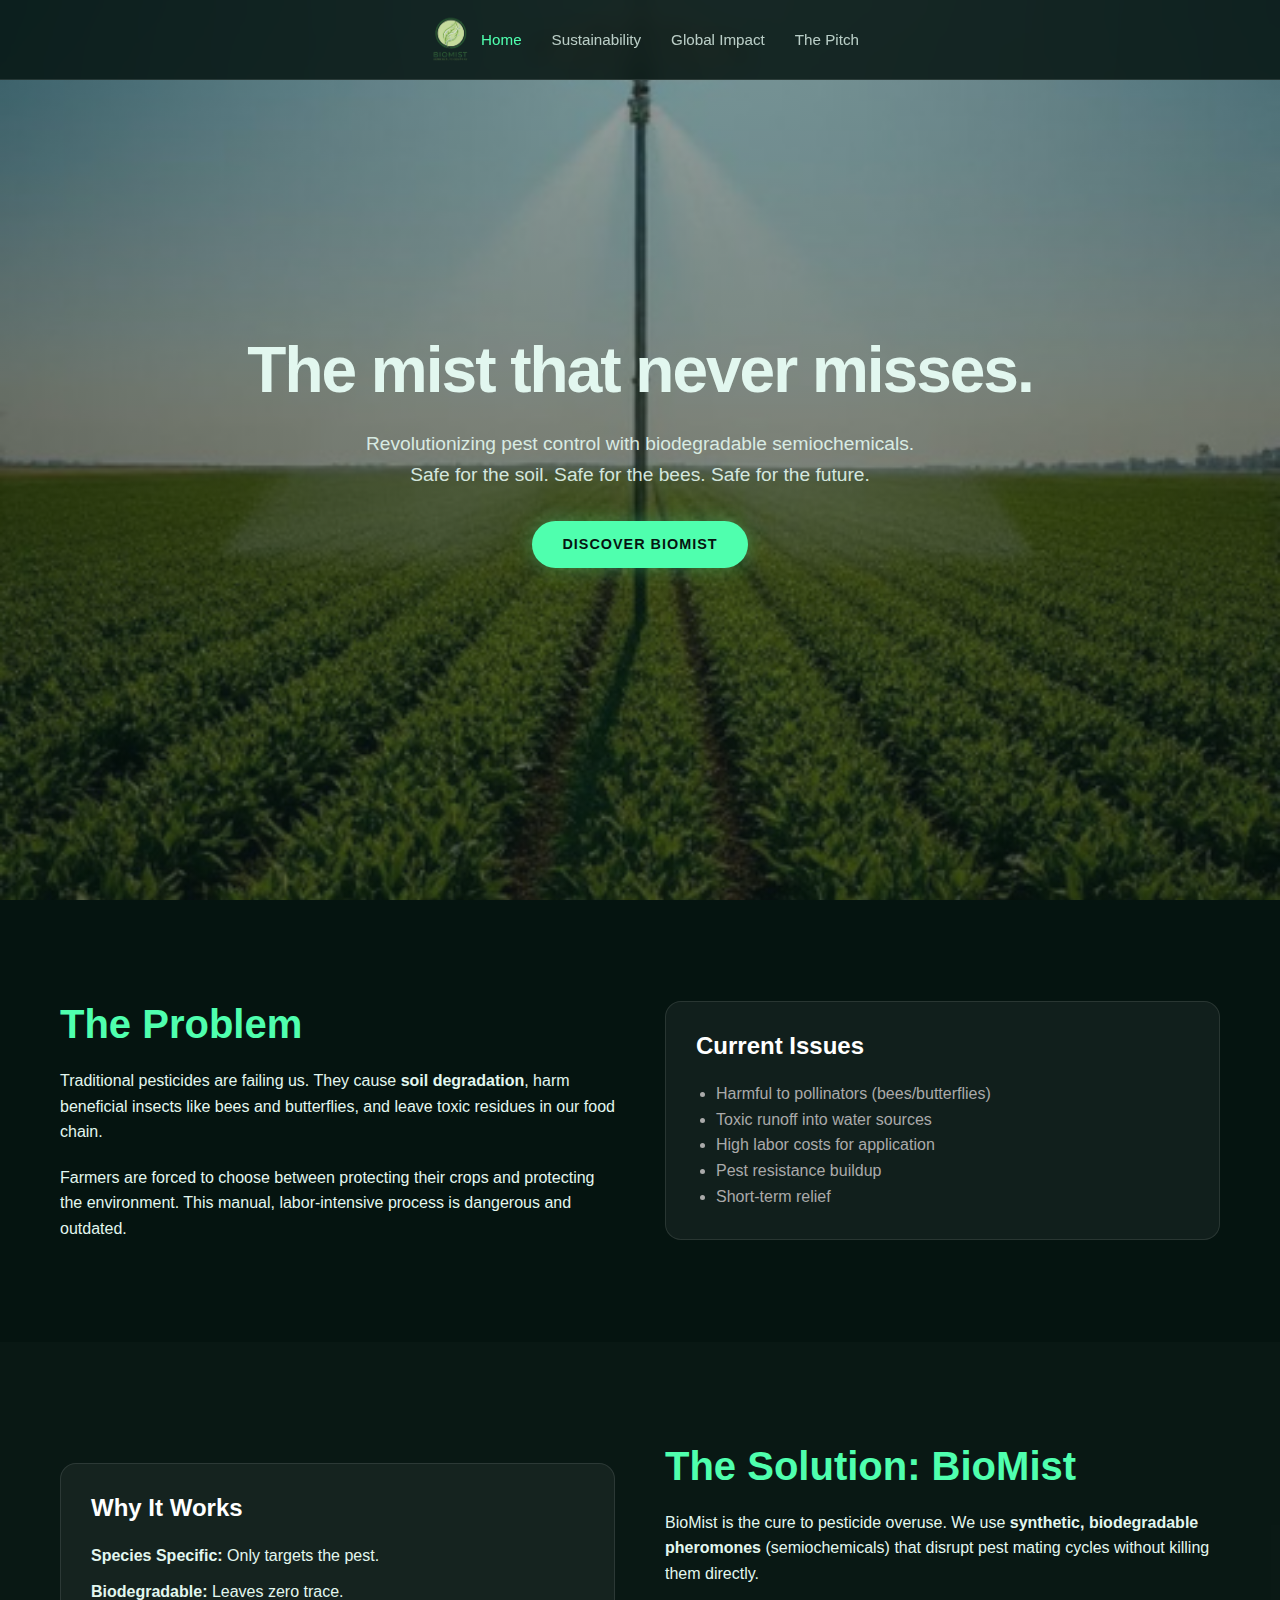
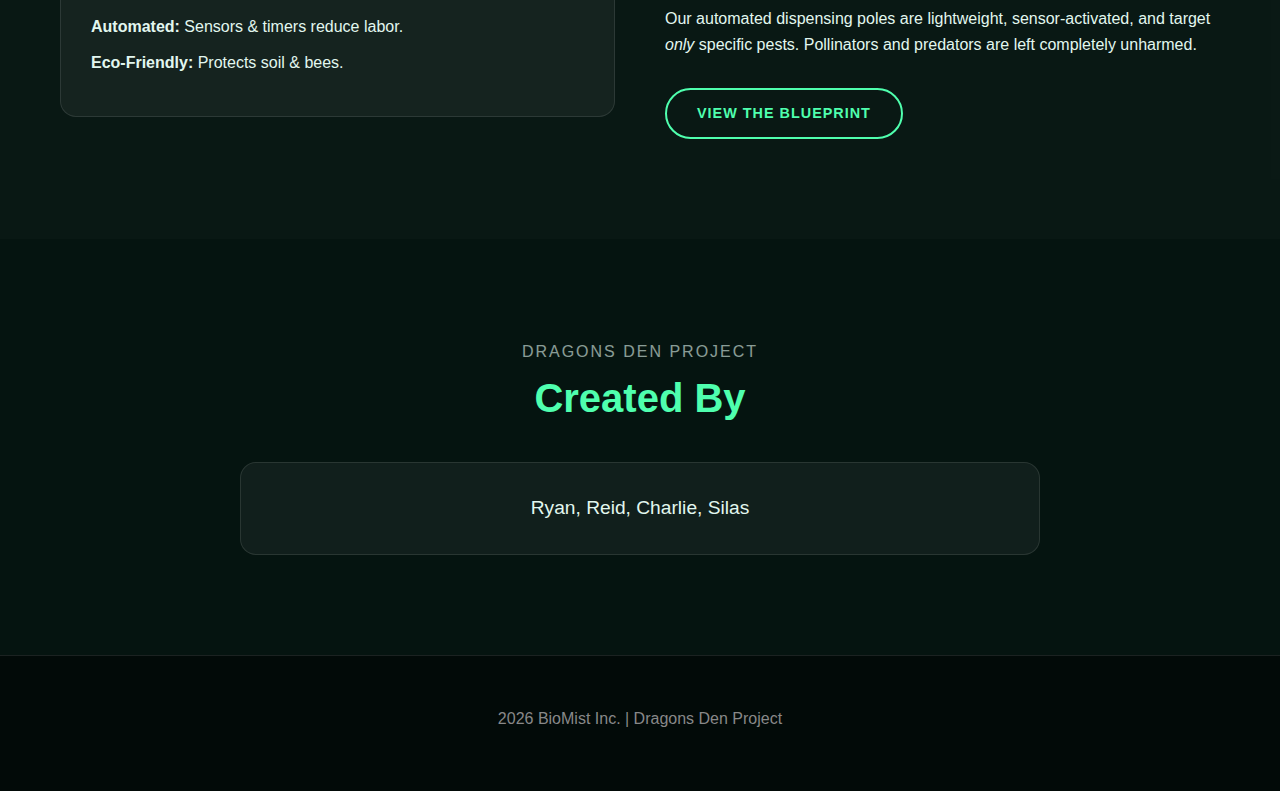
<file: index.html>
<!DOCTYPE html>
<html lang="en">

<head>
    <meta charset="UTF-8">
    <meta name="viewport" content="width=device-width, initial-scale=1.0">
    <title>BioMist | Future of Farming</title>
    <link rel="stylesheet" href="styles.css">
</head>

<body>

    <!-- Navigation -->
    <header>
        <div class="container">
            <nav>
                <a href="index.html" class="logo"><img src="images/logo.png" alt="BioMist"></a>
                <ul class="nav-links">
                    <li><a href="index.html" class="active">Home</a></li>
                    <li><a href="sustainability.html">Sustainability</a></li>
                    <li><a href="impact.html">Global Impact</a></li>
                    <li><a href="pitch.html">The Pitch</a></li>
                </ul>
            </nav>
        </div>
    </header>

    <!-- Hero Section -->
    <section class="hero">
        <div class="hero-content">
            <h1>The mist that never misses.</h1>
            <p>Revolutionizing pest control with biodegradable semiochemicals. <br>Safe for the soil. Safe for the bees.
                Safe for the future.</p>
            <a href="#about" class="btn btn-primary">Discover BioMist</a>
        </div>
    </section>

    <!-- The Problem Section -->
    <section id="about" class="section-padding">
        <div class="container">
            <div class="grid-2">
                <div>
                    <h2>The Problem</h2>
                    <p style="margin-bottom: 20px;">
                        Traditional pesticides are failing us. They cause <strong>soil degradation</strong>, harm
                        beneficial insects like bees and butterflies, and leave toxic residues in our food chain.
                    </p>
                    <p>
                        Farmers are forced to choose between protecting their crops and protecting the environment. This
                        manual, labor-intensive process is dangerous and outdated.
                    </p>
                </div>
                <div class="card">
                    <h3>Current Issues</h3>
                    <ul style="margin-top: 15px; color: #aaa; list-style-type: disc; padding-left: 20px;">
                        <li>Harmful to pollinators (bees/butterflies)</li>
                        <li>Toxic runoff into water sources</li>
                        <li>High labor costs for application</li>
                        <li>Pest resistance buildup</li>
                        <li>Short-term relief</li>
                    </ul>
                </div>
            </div>
        </div>
    </section>

    <!-- The Solution Section -->
    <section class="section-padding" style="background: rgba(255,255,255,0.02)">
        <div class="container">
            <div class="grid-2">
                <div style="order: 2">
                    <h2>The Solution: BioMist</h2>
                    <p style="margin-bottom: 20px;">
                        BioMist is the cure to pesticide overuse. We use <strong>synthetic, biodegradable
                            pheromones</strong> (semiochemicals) that disrupt pest mating cycles without killing them
                        directly.
                    </p>
                    <p>
                        Our automated dispensing poles are lightweight, sensor-activated, and target <em>only</em>
                        specific pests. Pollinators and predators are left completely unharmed.
                    </p>
                    <div style="margin-top: 30px;">
                        <a href="pitch.html#blueprint" class="btn btn-outline">View The Blueprint</a>
                    </div>
                </div>
                <div class="card" style="order: 1">
                    <h3>Why It Works</h3>
                    <ul style="margin-top: 15px; color: #e2f7ef; list-style: none;">
                        <li style="margin-bottom: 10px;"><strong>Species Specific:</strong> Only targets the pest.</li>
                        <li style="margin-bottom: 10px;"><strong>Biodegradable:</strong> Leaves zero trace.</li>
                        <li style="margin-bottom: 10px;"><strong>Automated:</strong> Sensors & timers reduce labor.</li>
                        <li style="margin-bottom: 10px;"><strong>Eco-Friendly:</strong> Protects soil & bees.</li>
                    </ul>
                </div>
            </div>
        </div>
    </section>

    <!-- Group Intro -->
    <section class="section-padding" style="text-align: center;">
        <div class="container">
            <p style="opacity: 0.6; text-transform: uppercase; letter-spacing: 2px;">Dragons Den Project</p>
            <h2 style="margin-top: 10px;">Created By</h2>
            <div class="card" style="max-width: 800px; margin: 40px auto 0;">
                <p style="font-size: 1.2rem; font-weight: 500;">
                    Ryan, Reid, Charlie, Silas
                </p>
            </div>
        </div>
    </section>

    <footer>
        <div class="container">
            <p>2026 BioMist Inc. | Dragons Den Project</p>
        </div>
    </footer>

</body>

</html>
</file>
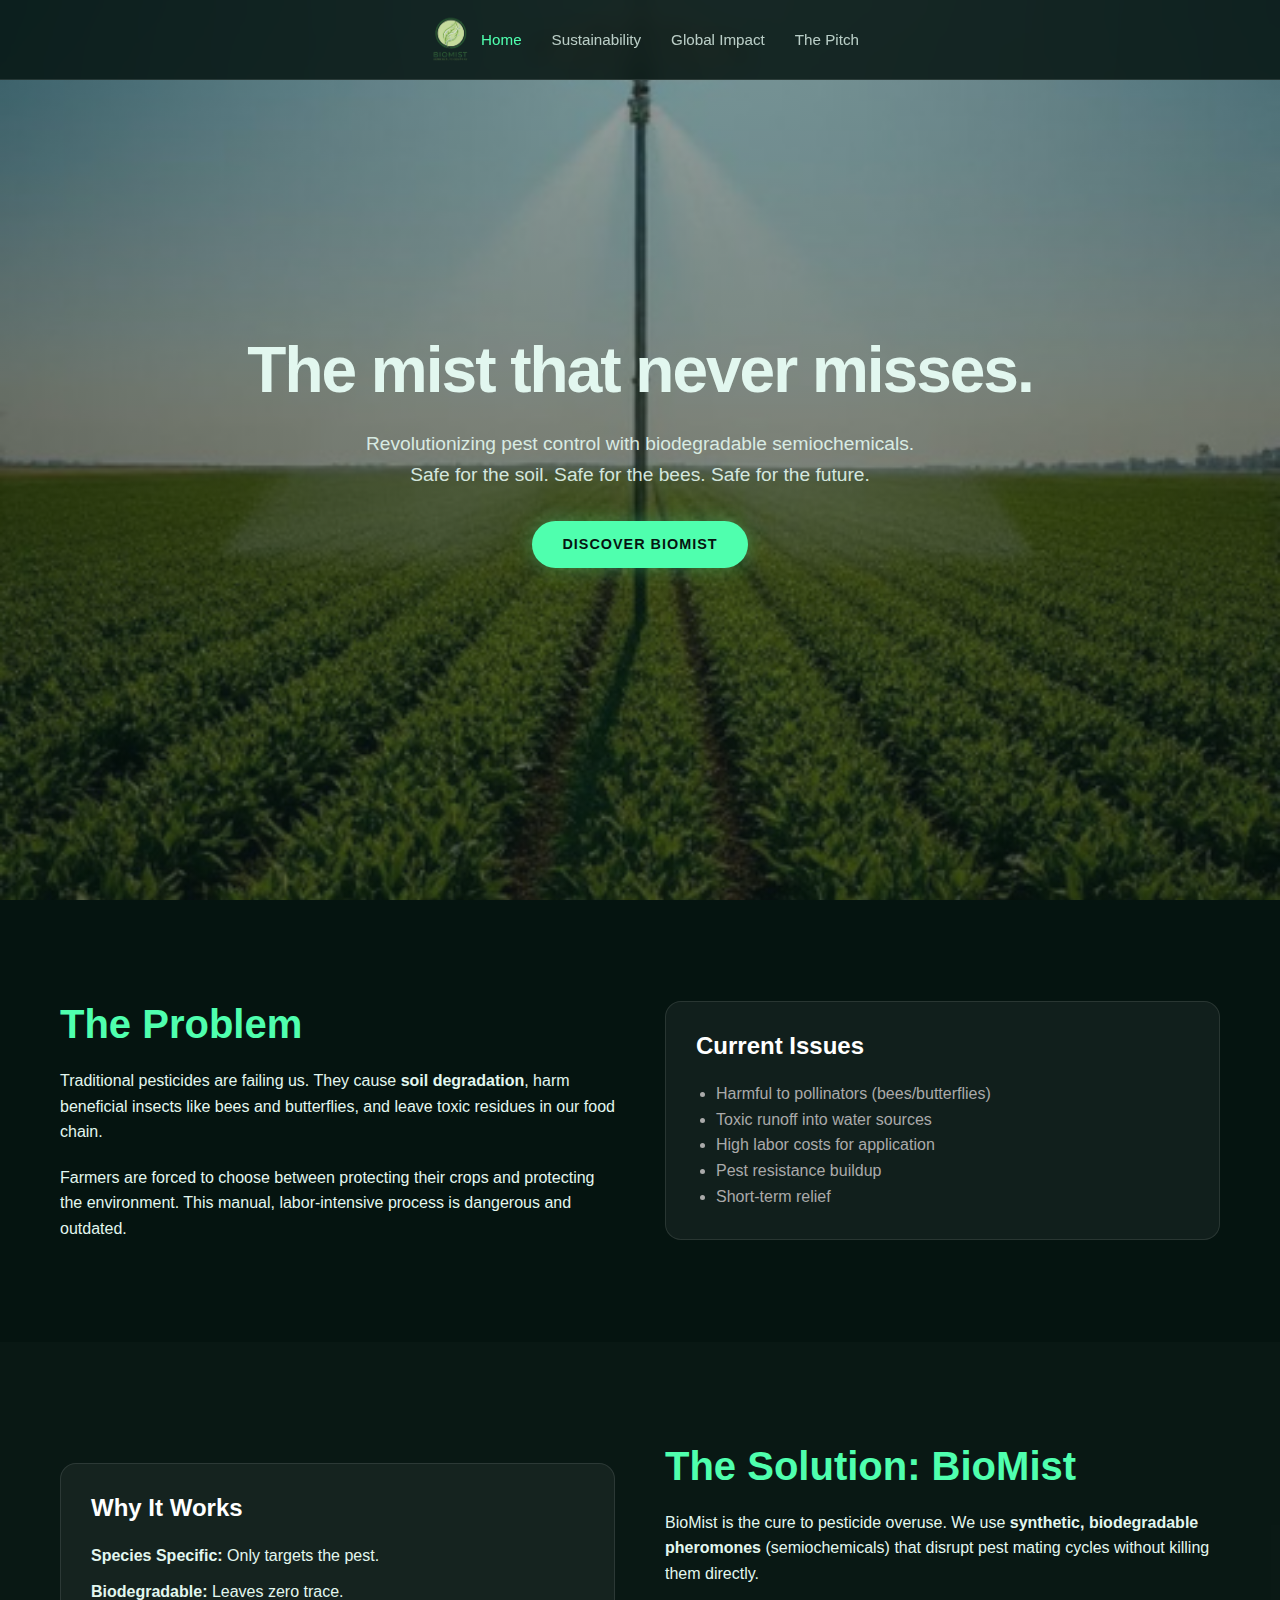
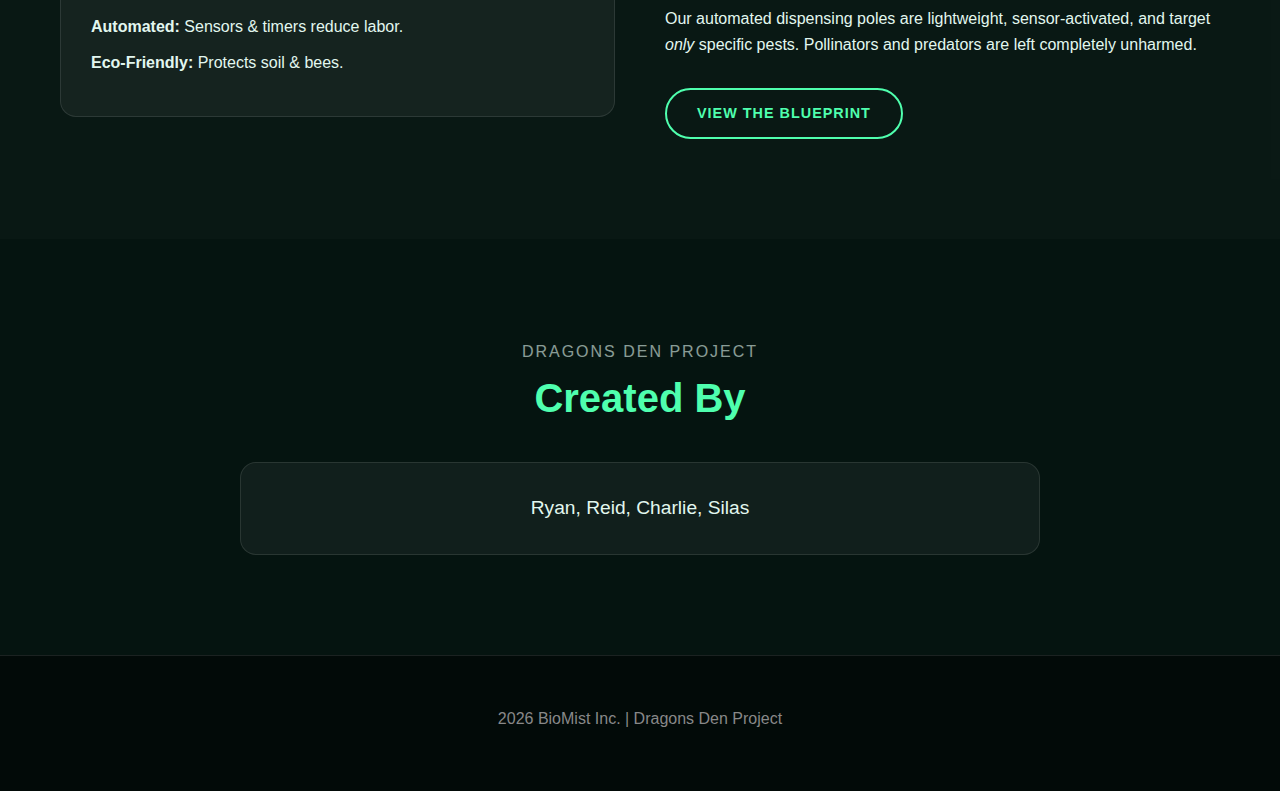
<file: home.html>
<!DOCTYPE html>
<html lang="en">

<head>
    <meta charset="UTF-8">
    <meta name="viewport" content="width=device-width, initial-scale=1.0">
    <title>BioMist | Future of Farming</title>
    <link rel="stylesheet" href="styles.css">
</head>

<body>

    <!-- Navigation -->
    <header>
        <div class="container">
            <nav>
                <a href="home.html" class="logo"><img src="images/logo.png" alt="BioMist"></a>
                <ul class="nav-links">
                    <li><a href="home.html" class="active">Home</a></li>
                    <li><a href="sustainability.html">Sustainability</a></li>
                    <li><a href="impact.html">Global Impact</a></li>
                    <li><a href="pitch.html">The Pitch</a></li>
                </ul>
            </nav>
        </div>
    </header>

    <!-- Hero Section -->
    <section class="hero">
        <div class="hero-content">
            <h1>The mist that never misses.</h1>
            <p>Revolutionizing pest control with biodegradable semiochemicals. <br>Safe for the soil. Safe for the bees.
                Safe for the future.</p>
            <a href="#about" class="btn btn-primary">Discover BioMist</a>
        </div>
    </section>

    <!-- The Problem Section -->
    <section id="about" class="section-padding">
        <div class="container">
            <div class="grid-2">
                <div>
                    <h2>The Problem</h2>
                    <p style="margin-bottom: 20px;">
                        Traditional pesticides are failing us. They cause <strong>soil degradation</strong>, harm
                        beneficial insects like bees and butterflies, and leave toxic residues in our food chain.
                    </p>
                    <p>
                        Farmers are forced to choose between protecting their crops and protecting the environment. This
                        manual, labor-intensive process is dangerous and outdated.
                    </p>
                </div>
                <div class="card">
                    <h3>Current Issues</h3>
                    <ul style="margin-top: 15px; color: #aaa; list-style-type: disc; padding-left: 20px;">
                        <li>Harmful to pollinators (bees/butterflies)</li>
                        <li>Toxic runoff into water sources</li>
                        <li>High labor costs for application</li>
                        <li>Pest resistance buildup</li>
                        <li>Short-term relief</li>
                    </ul>
                </div>
            </div>
        </div>
    </section>

    <!-- The Solution Section -->
    <section class="section-padding" style="background: rgba(255,255,255,0.02)">
        <div class="container">
            <div class="grid-2">
                <div style="order: 2">
                    <h2>The Solution: BioMist</h2>
                    <p style="margin-bottom: 20px;">
                        BioMist is the cure to pesticide overuse. We use <strong>synthetic, biodegradable
                            pheromones</strong> (semiochemicals) that disrupt pest mating cycles without killing them
                        directly.
                    </p>
                    <p>
                        Our automated dispensing poles are lightweight, sensor-activated, and target <em>only</em>
                        specific pests. Pollinators and predators are left completely unharmed.
                    </p>
                    <div style="margin-top: 30px;">
                        <a href="pitch.html#blueprint" class="btn btn-outline">View The Blueprint</a>
                    </div>
                </div>
                <div class="card" style="order: 1">
                    <h3>Why It Works</h3>
                    <ul style="margin-top: 15px; color: #e2f7ef; list-style: none;">
                        <li style="margin-bottom: 10px;"><strong>Species Specific:</strong> Only targets the pest.</li>
                        <li style="margin-bottom: 10px;"><strong>Biodegradable:</strong> Leaves zero trace.</li>
                        <li style="margin-bottom: 10px;"><strong>Automated:</strong> Sensors & timers reduce labor.</li>
                        <li style="margin-bottom: 10px;"><strong>Eco-Friendly:</strong> Protects soil & bees.</li>
                    </ul>
                </div>
            </div>
        </div>
    </section>

    <!-- Group Intro -->
    <section class="section-padding" style="text-align: center;">
        <div class="container">
            <p style="opacity: 0.6; text-transform: uppercase; letter-spacing: 2px;">Dragons Den Project</p>
            <h2 style="margin-top: 10px;">Created By</h2>
            <div class="card" style="max-width: 800px; margin: 40px auto 0;">
                <p style="font-size: 1.2rem; font-weight: 500;">
                    Ryan, Reid, Charlie, Silas
                </p>
            </div>
        </div>
    </section>

    <footer>
        <div class="container">
            <p>2026 BioMist Inc. | Dragons Den Project</p>
        </div>
    </footer>

</body>

</html>
</file>
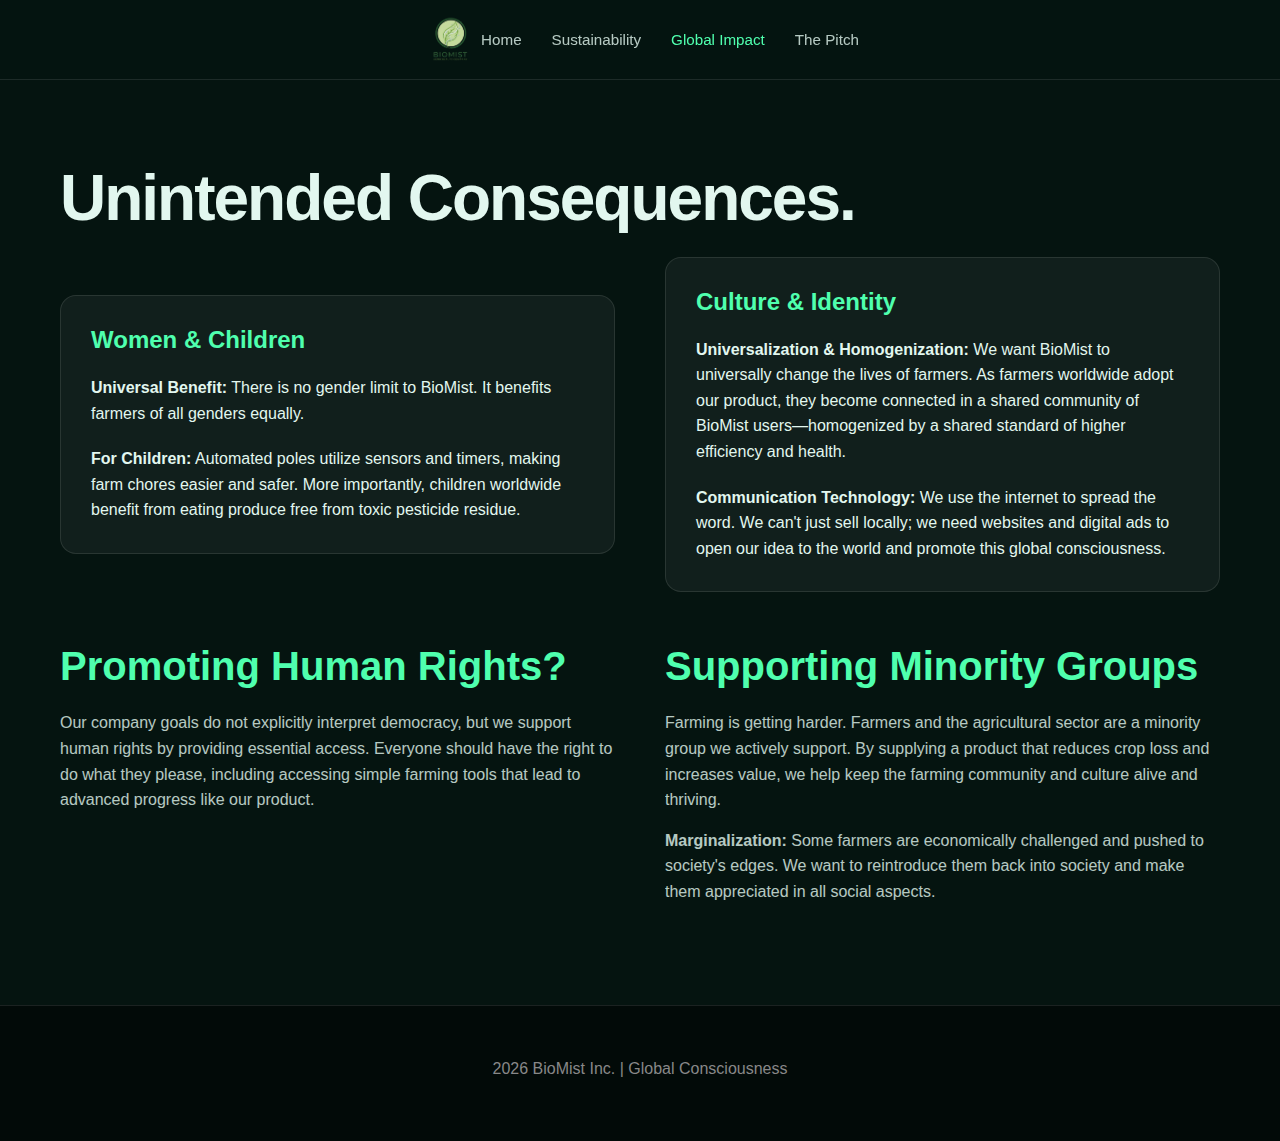
<file: impact.html>
<!DOCTYPE html>
<html lang="en">

<head>
    <meta charset="UTF-8">
    <meta name="viewport" content="width=device-width, initial-scale=1.0">
    <title>BioMist | Global Impact</title>
    <link rel="stylesheet" href="styles.css">
</head>

<body>

    <header>
        <div class="container">
            <nav>
                <a href="home.html" class="logo"><img src="images/logo.png" alt="BioMist"></a>
                <ul class="nav-links">
                    <li><a href="home.html">Home</a></li>
                    <li><a href="sustainability.html">Sustainability</a></li>
                    <li><a href="impact.html" class="active">Global Impact</a></li>
                    <li><a href="pitch.html">The Pitch</a></li>
                </ul>
            </nav>
        </div>
    </header>

    <div class="section-padding" style="margin-top: 60px;">
        <div class="container">
            <h1>Unintended Consequences.</h1>

            <div class="grid-2">
                <!-- Women & Children -->
                <div class="card">
                    <h3 style="color: var(--accent-color);">Women & Children</h3>
                    <p style="margin-top: 20px;">
                        <strong>Universal Benefit:</strong> There is no gender limit to BioMist. It benefits farmers of
                        all genders equally.
                    </p>
                    <p style="margin-top: 20px;">
                        <strong>For Children:</strong> Automated poles utilize sensors and timers, making farm chores
                        easier and safer. More importantly, children worldwide benefit from eating produce free from
                        toxic pesticide residue.
                    </p>
                </div>

                <!-- Culture & Identity -->
                <div class="card">
                    <h3 style="color: var(--accent-color);">Culture & Identity</h3>
                    <p style="margin-top: 20px;">
                        <strong>Universalization & Homogenization:</strong> We want BioMist to universally change the
                        lives of farmers. As farmers worldwide adopt our product, they become connected in a shared
                        community of BioMist users—homogenized by a shared standard of higher efficiency and health.
                    </p>
                    <p style="margin-top: 20px;">
                        <strong>Communication Technology:</strong> We use the internet to spread the word. We can't just
                        sell locally; we need websites and digital ads to open our idea to the world and promote this
                        global consciousness.
                    </p>
                </div>
            </div>

            <div class="grid-2" style="margin-top: 50px; align-items: start;">
                <div>
                    <h2>Promoting Human Rights?</h2>
                    <p style="opacity: 0.8;">
                        Our company goals do not explicitly interpret democracy, but we support human rights by
                        providing essential access. Everyone should have the right to do what they please, including
                        accessing simple farming tools that lead to advanced progress like our product.
                    </p>
                </div>
                <div>
                    <h2>Supporting Minority Groups</h2>
                    <p style="opacity: 0.8;">
                        Farming is getting harder. Farmers and the agricultural sector are a minority group we actively
                        support. By supplying a product that reduces crop loss and increases value, we help keep the
                        farming community and culture alive and thriving.
                    </p>
                    <p style="opacity: 0.8; margin-top: 15px;">
                        <strong>Marginalization:</strong> Some farmers are economically challenged and pushed to
                        society's edges. We want to reintroduce them back into society and make them appreciated in all
                        social aspects.
                    </p>
                </div>
            </div>

        </div>
    </div>

    <footer>
        <div class="container">
            <p> 2026 BioMist Inc. | Global Consciousness</p>
        </div>
    </footer>

</body>

</html>
</file>
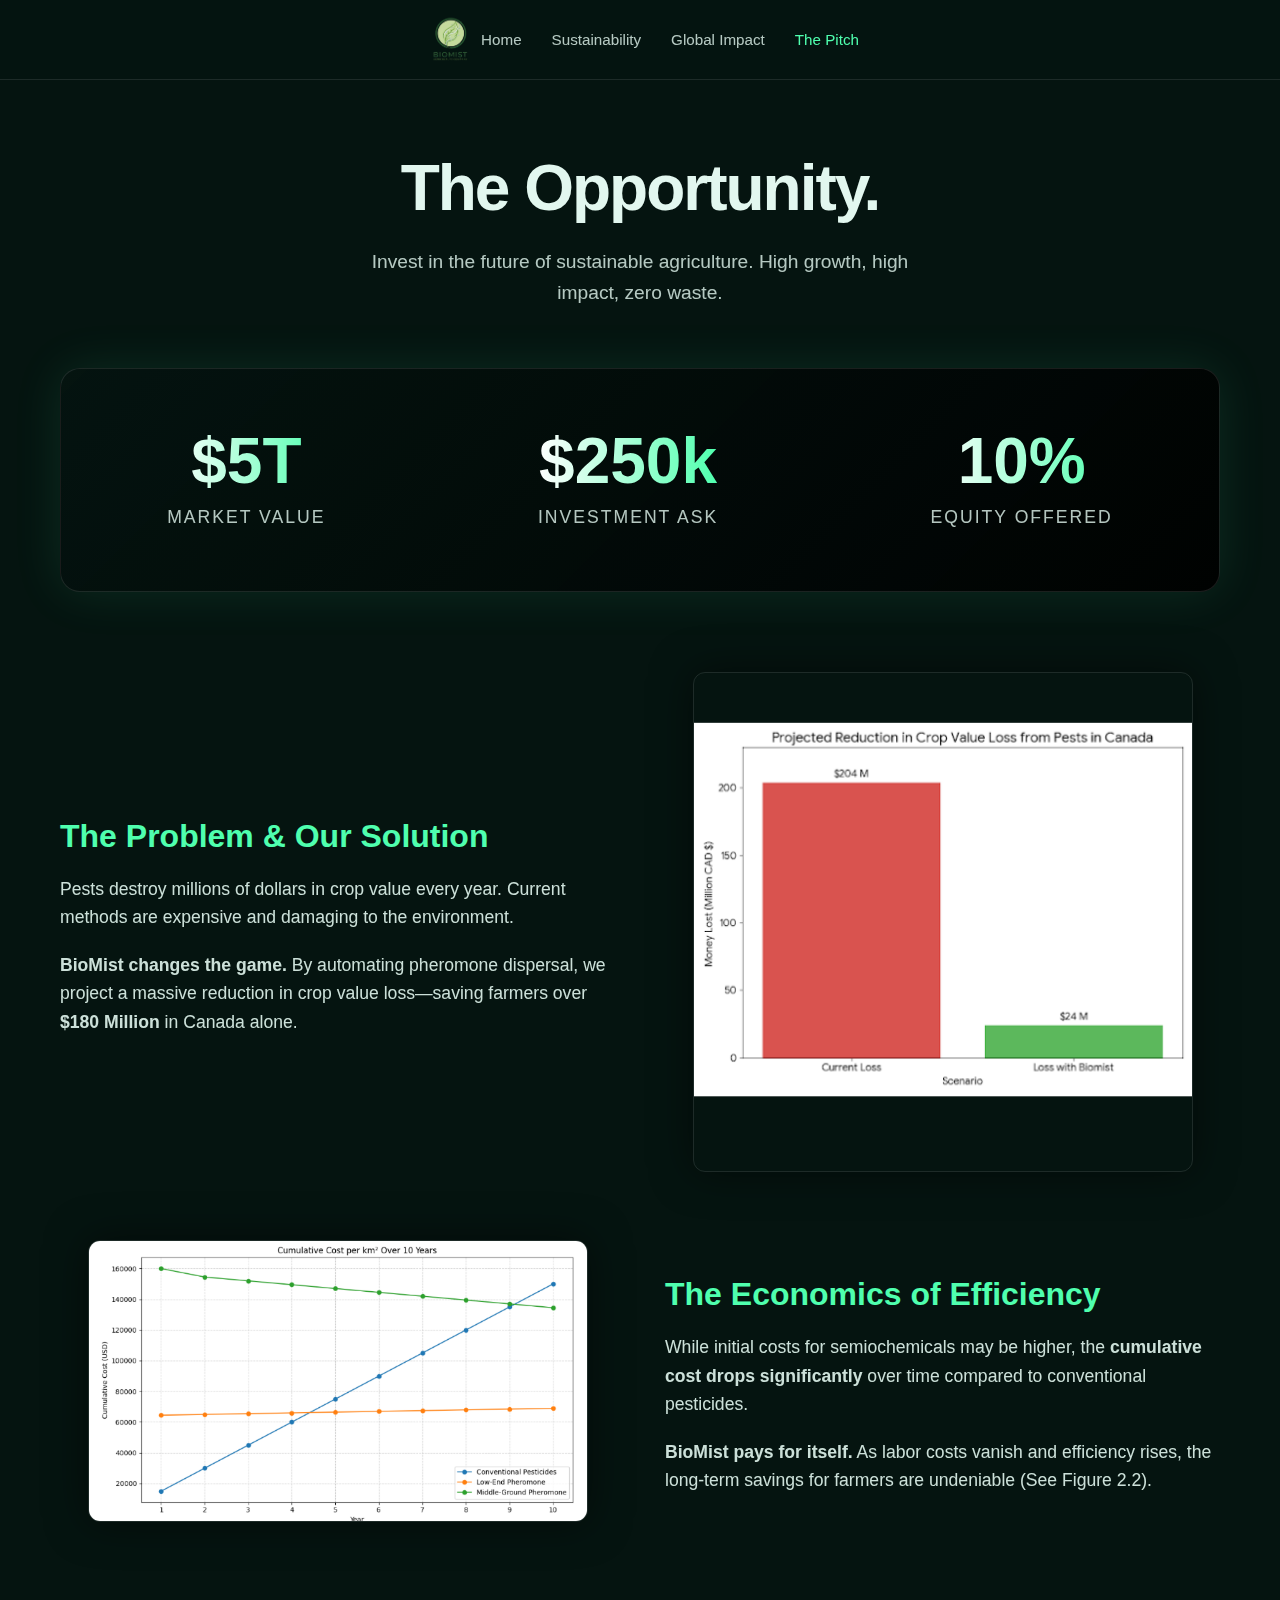
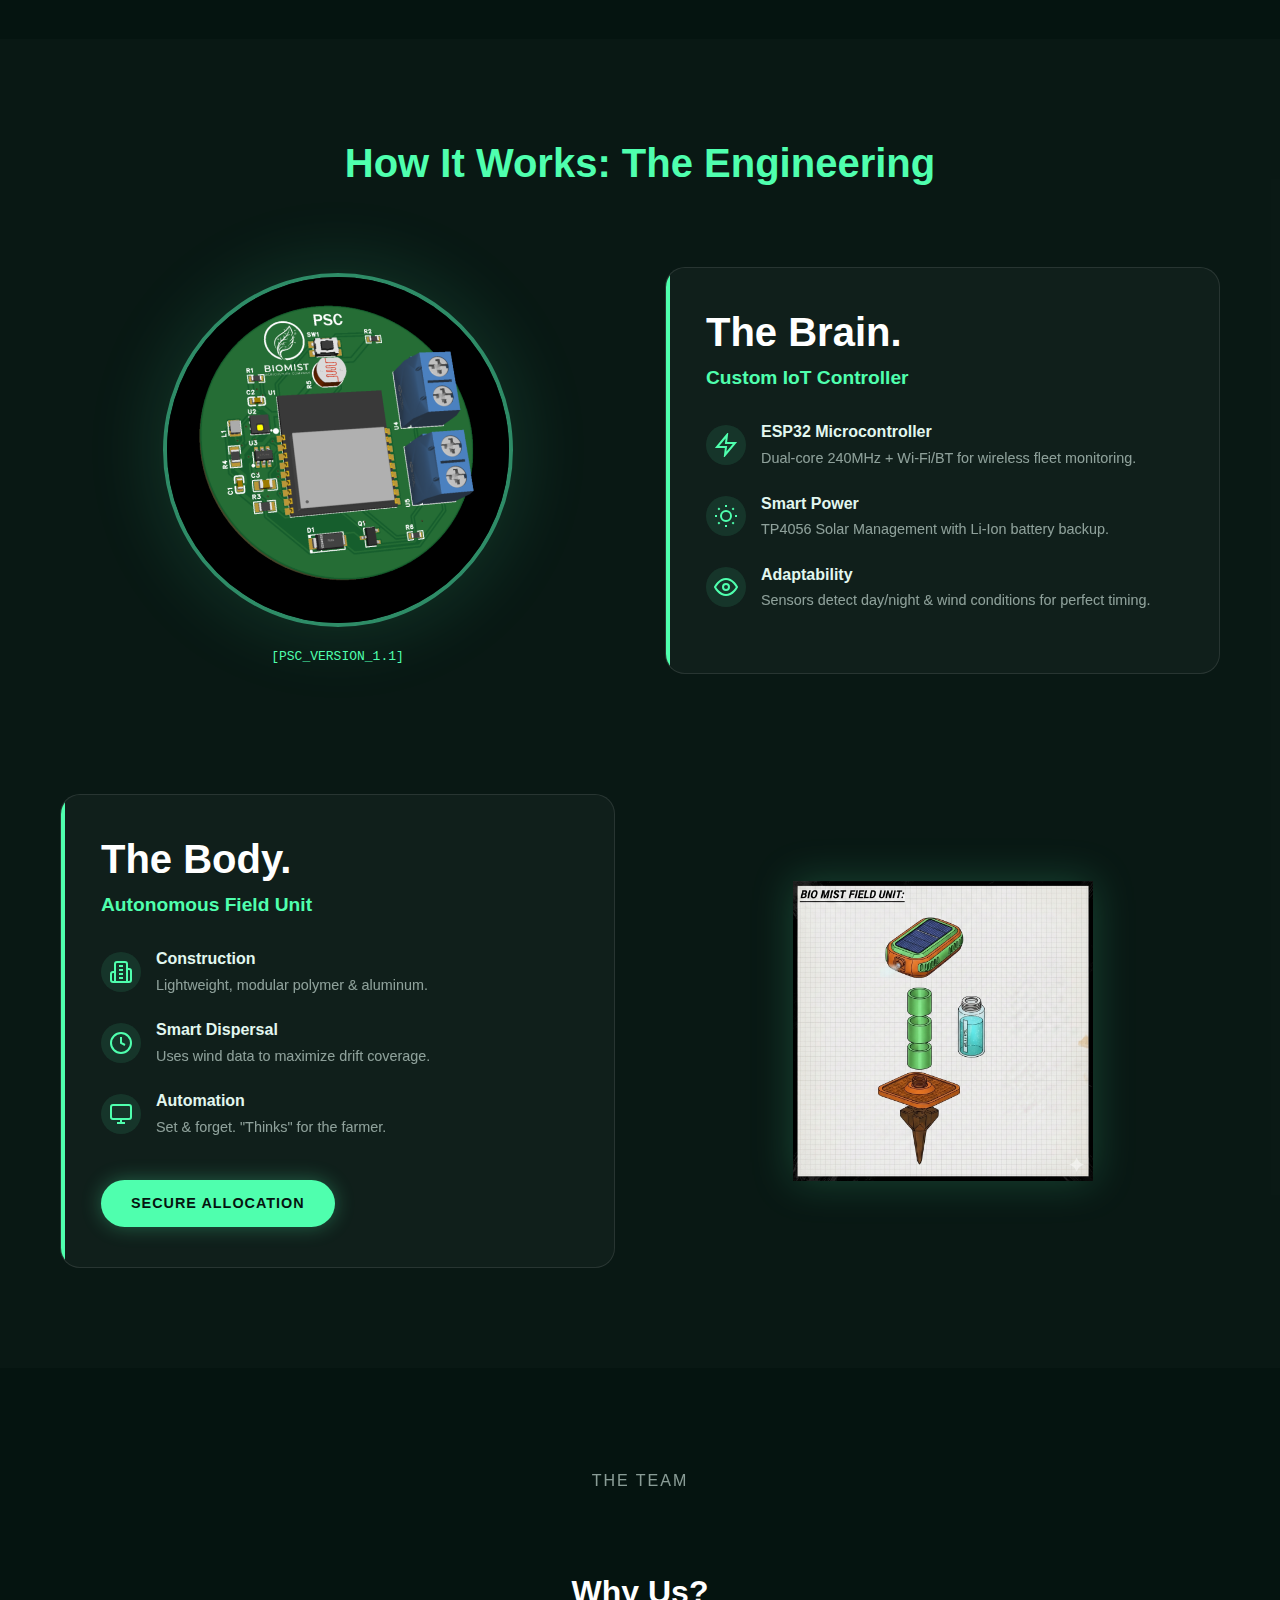
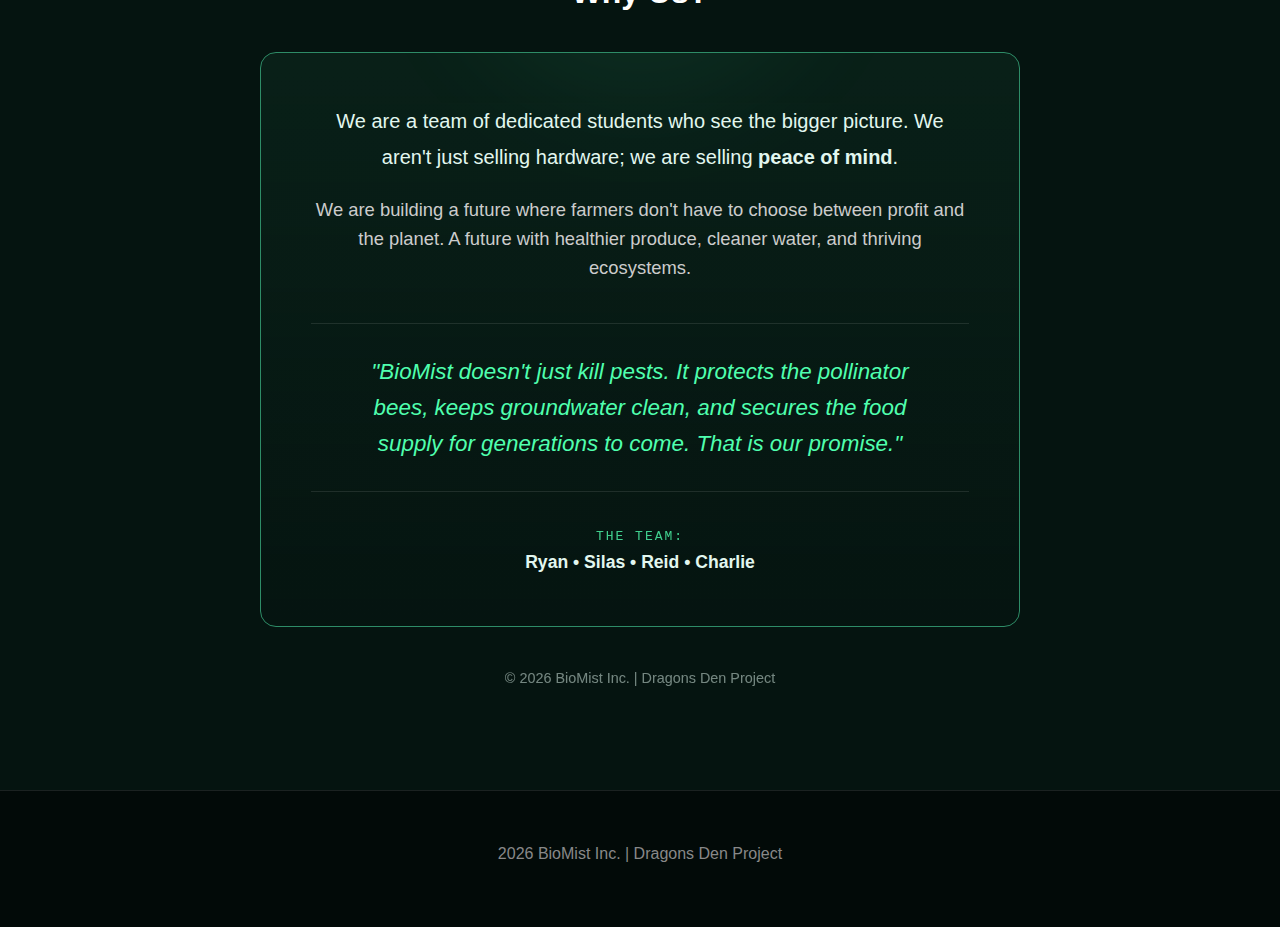
<file: pitch.html>
<!DOCTYPE html>
<html lang="en">

<head>
    <meta charset="UTF-8">
    <meta name="viewport" content="width=device-width, initial-scale=1.0">
    <title>BioMist | The Pitch</title>
    <link rel="stylesheet" href="styles.css">

</head>

<body>

    <header>
        <div class="container">
            <nav>
                <a href="index.html" class="logo"><img src="images/logo.png" alt="BioMist"></a>
                <ul class="nav-links">
                    <li><a href="index.html">Home</a></li>
                    <li><a href="sustainability.html">Sustainability</a></li>
                    <li><a href="impact.html">Global Impact</a></li>
                    <li><a href="pitch.html" class="active">The Pitch</a></li>
                </ul>
            </nav>
        </div>
    </header>

    <!-- Investment Hero Section -->
    <section class="section-padding" style="padding-top: 150px; padding-bottom: 50px;">
        <div class="container">
            <h1 style="text-align: center; margin-bottom: 20px;">The Opportunity.</h1>
            <p style="text-align: center; max-width: 600px; margin: 0 auto 60px; font-size: 1.2rem; opacity: 0.8;">
                Invest in the future of sustainable agriculture. High growth, high impact, zero waste.
            </p>

            <div class="stat-hero">
                <div class="stat-item">
                    <div class="stat-value">$5T</div>
                    <div class="stat-label">Market Value</div>
                </div>
                <div class="stat-item">
                    <div class="stat-value">$250k</div>
                    <div class="stat-label">Investment Ask</div>
                </div>
                <div class="stat-item">
                    <div class="stat-value">10%</div>
                    <div class="stat-label">Equity Offered</div>
                </div>
            </div>

            <!-- Graph Section -->
            <div class="grid-2" style="align-items: center; margin-bottom: 60px;">
                <div>
                    <h2 style="font-size: 2rem; margin-bottom: 20px;">The Problem & Our Solution</h2>
                    <p style="font-size: 1.1rem; opacity: 0.9; margin-bottom: 20px;">
                        Pests destroy millions of dollars in crop value every year. Current methods are expensive and
                        damaging to the environment.
                    </p>
                    <p style="font-size: 1.1rem; opacity: 0.9;">
                        <strong>BioMist changes the game.</strong> By automating pheromone dispersal, we project a
                        massive reduction in crop value loss—saving farmers over <strong>$180 Million</strong> in Canada
                        alone.
                    </p>
                </div>
                <div style="text-align: center;">
                    <img src="images/loss_graph.png" alt="Projected Reduction in Crop Value Loss"
                        style="width: 100%; max-width: 500px; border-radius: 12px; border: 1px solid var(--glass-border); box-shadow: 0 0 40px rgba(0,0,0,0.5);">
                </div>
            </div>

            <!-- Cost Graph Section -->
            <div class="grid-2" style="align-items: center; margin-bottom: 60px;">
                <div style="order: 2;">
                    <h2 style="font-size: 2rem; margin-bottom: 20px;">The Economics of Efficiency</h2>
                    <p style="font-size: 1.1rem; opacity: 0.9; margin-bottom: 20px;">
                        While initial costs for semiochemicals may be higher, the <strong>cumulative cost drops
                            significantly</strong> over time compared to conventional pesticides.
                    </p>
                    <p style="font-size: 1.1rem; opacity: 0.9;">
                        <strong>BioMist pays for itself.</strong> As labor costs vanish and efficiency rises, the
                        long-term savings for farmers are undeniable (See Figure 2.2).
                    </p>
                </div>
                <div style="text-align: center; order: 1;">
                    <img src="images/cost_graph.png" alt="Cumulative Cost per km2 Over 10 Years"
                        style="width: 100%; max-width: 500px; border-radius: 12px; border: 1px solid var(--glass-border); box-shadow: 0 0 40px rgba(0,0,0,0.5);">
                </div>
            </div>
        </div>
    </section>

    <!-- Engineering Deep Dive -->
    <section id="engineering" class="section-padding" style="background: rgba(255,255,255,0.02);">
        <div class="container">
            <h2 style="text-align: center; margin-bottom: 80px;">How It Works: The Engineering</h2>

            <!-- PCB Section -->
            <div class="grid-2" style="align-items: center; margin-bottom: 120px;">
                <div>
                    <img src="images/pcb.png" alt="BioMist Custom PCB" class="pcb-img"
                        style="box-shadow: 0 0 80px rgba(79, 255, 174, 0.15);">
                    <p
                        style="text-align: center; margin-top: 20px; font-family: monospace; color: var(--accent-color);">
                        [PSC_VERSION_1.1]
                    </p>
                </div>
                <div class="tech-card">
                    <h2 style="color: #fff; margin-bottom: 10px;">The Brain.</h2>
                    <h3 style="color: var(--accent-color); font-size: 1.2rem; margin-bottom: 30px;">Custom IoT
                        Controller</h3>
                    <ul style="list-style: none;" class="feature-list">
                        <li>
                            <span class="feature-icon">
                                <svg width="24" height="24" viewBox="0 0 24 24" fill="none" stroke="currentColor"
                                    stroke-width="2">
                                    <path d="M13 2L3 14h9l-1 8 10-12h-9l1-8z" />
                                </svg>
                            </span>
                            <div>
                                <strong>ESP32 Microcontroller</strong>
                                <br><span style="opacity: 0.6; font-size: 0.9rem;">Dual-core 240MHz + Wi-Fi/BT for
                                    wireless fleet monitoring.</span>
                            </div>
                        </li>
                        <li>
                            <span class="feature-icon">
                                <svg width="24" height="24" viewBox="0 0 24 24" fill="none" stroke="currentColor"
                                    stroke-width="2">
                                    <circle cx="12" cy="12" r="5" />
                                    <path
                                        d="M12 1v2M12 21v2M4.22 4.22l1.42 1.42M18.36 18.36l1.42 1.42M1 12h2M21 12h2M4.22 19.78l1.42-1.42M18.36 5.64l1.42-1.42" />
                                </svg>
                            </span>
                            <div>
                                <strong>Smart Power</strong>
                                <br><span style="opacity: 0.6; font-size: 0.9rem;">TP4056 Solar Management with Li-Ion
                                    battery backup.</span>
                            </div>
                        </li>
                        <li>
                            <span class="feature-icon">
                                <svg width="24" height="24" viewBox="0 0 24 24" fill="none" stroke="currentColor"
                                    stroke-width="2">
                                    <path d="M1 12s4-8 11-8 11 8 11 8-4 8-11 8-11-8-11-8z" />
                                    <circle cx="12" cy="12" r="3" />
                                </svg>
                            </span>
                            <div>
                                <strong>Adaptability</strong>
                                <br><span style="opacity: 0.6; font-size: 0.9rem;">Sensors detect day/night & wind
                                    conditions for perfect timing.</span>
                            </div>
                        </li>
                    </ul>
                </div>
            </div>

            <!-- Blueprint Section -->
            <div class="grid-2" style="align-items: center;">
                <div class="tech-card order-flip">
                    <h2 style="color: #fff; margin-bottom: 10px;">The Body.</h2>
                    <h3 style="color: var(--accent-color); font-size: 1.2rem; margin-bottom: 30px;">Autonomous Field
                        Unit</h3>
                    <ul style="list-style: none;" class="feature-list">
                        <li>
                            <span class="feature-icon">
                                <svg width="24" height="24" viewBox="0 0 24 24" fill="none" stroke="currentColor"
                                    stroke-width="2">
                                    <path d="M6 22V4a2 2 0 0 1 2-2h8a2 2 0 0 1 2 2v18Z" />
                                    <path d="M6 12H4a2 2 0 0 0-2 2v6a2 2 0 0 0 2 2h2" />
                                    <path d="M18 9h2a2 2 0 0 1 2 2v9a2 2 0 0 1-2 2h-2" />
                                    <path d="M10 6h4" />
                                    <path d="M10 10h4" />
                                    <path d="M10 14h4" />
                                    <path d="M10 18h4" />
                                </svg>
                            </span>
                            <div>
                                <strong>Construction</strong>
                                <br><span style="opacity: 0.6; font-size: 0.9rem;">Lightweight, modular polymer &
                                    aluminum.</span>
                            </div>
                        </li>
                        <li>
                            <span class="feature-icon">
                                <svg width="24" height="24" viewBox="0 0 24 24" fill="none" stroke="currentColor"
                                    stroke-width="2">
                                    <circle cx="12" cy="12" r="10" />
                                    <path d="M12 6v6l4 2" />
                                </svg>
                            </span>
                            <div>
                                <strong>Smart Dispersal</strong>
                                <br><span style="opacity: 0.6; font-size: 0.9rem;">Uses wind data to maximize drift
                                    coverage.</span>
                            </div>
                        </li>
                        <li>
                            <span class="feature-icon">
                                <svg width="24" height="24" viewBox="0 0 24 24" fill="none" stroke="currentColor"
                                    stroke-width="2">
                                    <rect x="2" y="3" width="20" height="14" rx="2" ry="2" />
                                    <line x1="8" y1="21" x2="16" y2="21" />
                                    <line x1="12" y1="17" x2="12" y2="21" />
                                </svg>
                            </span>
                            <div>
                                <strong>Automation</strong>
                                <br><span style="opacity: 0.6; font-size: 0.9rem;">Set & forget. "Thinks" for the
                                    farmer.</span>
                            </div>
                        </li>
                    </ul>
                    <a href="#invest" class="btn btn-primary" style="margin-top: 20px;">Secure Allocation</a>
                </div>
                <div>
                    <img src="images/blueprint.png" alt="Device Schematic" class="blueprint-img">
                </div>
            </div>

        </div>
    </section>

    <!-- Team Section -->
    <section class="section-padding">
        <div class="container text-align-center" style="max-width: 800px; margin: 0 auto; text-align: center;">
            <p style="opacity: 0.6; text-transform: uppercase; letter-spacing: 2px;">The Team</p>
            <div style="max-width: 900px; margin: 80px auto 0; text-align: center;">
                <h3 style="margin-bottom: 40px; font-size: 2rem;">Why Us?</h3>

                <div class="card"
                    style="background: linear-gradient(180deg, rgba(79, 255, 174, 0.05) 0%, rgba(5, 20, 16, 0.6) 100%); border: 1px solid var(--accent-dim); padding: 50px; position: relative; overflow: hidden;">
                    <!-- Decorative glow behind -->
                    <div
                        style="position: absolute; top: -50%; left: 50%; transform: translateX(-50%); width: 300px; height: 300px; background: var(--accent-color); opacity: 0.1; filter: blur(80px); border-radius: 50%; pointer-events: none;">
                    </div>

                    <p style="font-size: 1.25rem; line-height: 1.8; position: relative; z-index: 1;">
                        We are a team of dedicated students who see the bigger picture. We aren't just selling hardware;
                        we are selling <strong>peace of mind</strong>.
                    </p>
                    <p style="font-size: 1.15rem; margin-top: 20px; color: #ccc; position: relative; z-index: 1;">
                        We are building a future where farmers don't have to choose between profit and the planet. A
                        future with healthier produce, cleaner water, and thriving ecosystems.
                    </p>

                    <!-- Mission Statement Highlight -->
                    <div
                        style="margin-top: 40px; padding: 30px; border-top: 1px solid rgba(255,255,255,0.1); border-bottom: 1px solid rgba(255,255,255,0.1);">
                        <p style="font-style: italic; font-size: 1.4rem; color: var(--accent-color); font-weight: 300;">
                            "BioMist doesn't just kill pests. It protects the pollinator bees, keeps groundwater clean,
                            and secures the food supply for generations to come. That is our promise."
                        </p>
                    </div>

                    <div style="margin-top: 30px;">
                        <span
                            style="font-family: monospace; letter-spacing: 2px; color: var(--accent-color); opacity: 0.8;">THE
                            TEAM:</span>
                        <br>
                        <span style="font-size: 1.1rem; font-weight: 700;">Ryan &bull; Silas &bull; Reid &bull;
                            Charlie</span>
                    </div>
                </div>
            </div>
            <div style="margin-top: 40px; opacity: 0.5; font-size: 0.9rem;">
                &copy; 2026 BioMist Inc. | Dragons Den Project
            </div>
        </div>
    </section>

    <footer>
        <div class="container">
            <p>2026 BioMist Inc. | Dragons Den Project</p>
        </div>
    </footer>

</body>

</html>
</file>
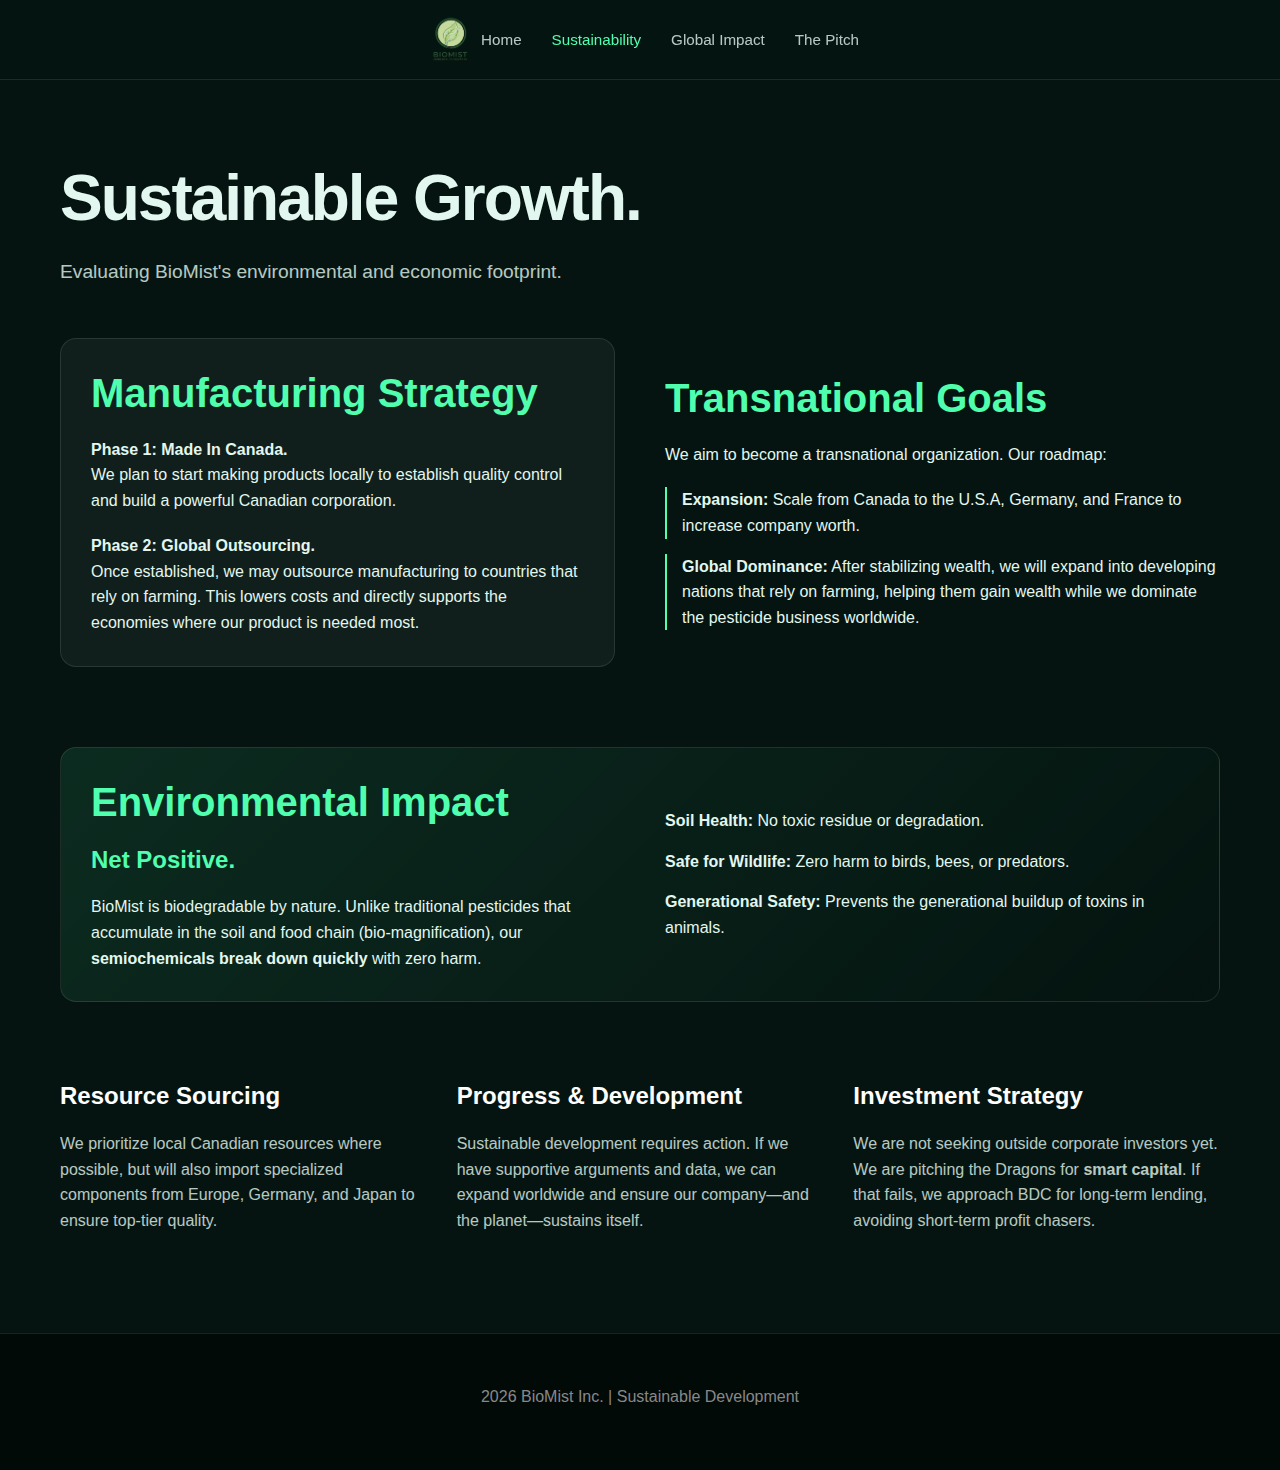
<file: sustainability.html>
<!DOCTYPE html>
<html lang="en">

<head>
    <meta charset="UTF-8">
    <meta name="viewport" content="width=device-width, initial-scale=1.0">
    <title>BioMist | Sustainability</title>
    <link rel="stylesheet" href="styles.css">
</head>

<body>

    <header>
        <div class="container">
            <nav>
                <a href="home.html" class="logo"><img src="images/logo.png" alt="BioMist"></a>
                <ul class="nav-links">
                    <li><a href="home.html">Home</a></li>
                    <li><a href="sustainability.html" class="active">Sustainability</a></li>
                    <li><a href="impact.html">Global Impact</a></li>
                    <li><a href="pitch.html">The Pitch</a></li>
                </ul>
            </nav>
        </div>
    </header>

    <div class="section-padding" style="margin-top: 60px;">
        <div class="container">
            <h1>Sustainable Growth.</h1>
            <p style="font-size: 1.2rem; margin-bottom: 50px; opacity: 0.8;">Evaluating BioMist's environmental and
                economic footprint.</p>

            <!-- Production & Outsourcing -->
            <div class="grid-2" style="margin-bottom: 80px;">
                <div class="card">
                    <h2>Manufacturing Strategy</h2>
                    <p style="margin-bottom: 20px;">
                        <strong>Phase 1: Made In Canada.</strong> <br>
                        We plan to start making products locally to establish quality control and build a powerful
                        Canadian corporation.
                    </p>
                    <p>
                        <strong>Phase 2: Global Outsourcing.</strong> <br>
                        Once established, we may outsource manufacturing to countries that rely on farming. This lowers
                        costs and directly supports the economies where our product is needed most.
                    </p>
                </div>
                <div>
                    <h2>Transnational Goals</h2>
                    <p>
                        We aim to become a transnational organization. Our roadmap:
                    </p>
                    <ul style="margin-top: 20px; list-style: none;">
                        <li
                            style="margin-bottom: 15px; border-left: 2px solid var(--accent-color); padding-left: 15px;">
                            <strong>Expansion:</strong> Scale from Canada to the U.S.A, Germany, and France to increase
                            company worth.
                        </li>
                        <li style="border-left: 2px solid var(--accent-color); padding-left: 15px;">
                            <strong>Global Dominance:</strong> After stabilizing wealth, we will expand into developing
                            nations that rely on farming, helping them gain wealth while we dominate the pesticide
                            business worldwide.
                        </li>
                    </ul>
                </div>
            </div>

            <!-- Environmental Impact -->
            <div class="card"
                style="background: linear-gradient(135deg, rgba(79, 255, 174, 0.1), rgba(0,0,0,0)); margin-bottom: 80px;">
                <div class="grid-2">
                    <div>
                        <h2>Environmental Impact</h2>
                        <h3 style="color: var(--accent-color); margin-bottom: 20px;">Net Positive.</h3>
                        <p>
                            BioMist is biodegradable by nature. Unlike traditional pesticides that accumulate in the
                            soil and food chain (bio-magnification), our <strong>semiochemicals break down
                                quickly</strong> with zero harm.
                        </p>
                    </div>
                    <div>
                        <ul style="list-style: none;">
                            <li style="margin-bottom: 15px;"><strong>Soil Health:</strong> No toxic residue or
                                degradation.</li>
                            <li style="margin-bottom: 15px;"><strong>Safe for Wildlife:</strong> Zero harm to birds,
                                bees, or predators.</li>
                            <li><strong>Generational Safety:</strong> Prevents the generational buildup of toxins in
                                animals.</li>
                        </ul>
                    </div>
                </div>
            </div>

            <!-- Resources -->
            <div class="grid-3">
                <div>
                    <h3>Resource Sourcing</h3>
                    <p style="opacity: 0.8; margin-top: 10px;">
                        We prioritize local Canadian resources where possible, but will also import specialized
                        components from Europe, Germany, and Japan to ensure top-tier quality.
                    </p>
                </div>
                <div>
                    <h3>Progress & Development</h3>
                    <p style="opacity: 0.8; margin-top: 10px;">
                        Sustainable development requires action. If we have supportive arguments and data, we can expand
                        worldwide and ensure our company—and the planet—sustains itself.
                    </p>
                </div>
                <div>
                    <h3>Investment Strategy</h3>
                    <p style="opacity: 0.8; margin-top: 10px;">
                        We are not seeking outside corporate investors yet. We are pitching the Dragons for
                        <strong>smart capital</strong>. If that fails, we approach BDC for long-term lending, avoiding
                        short-term profit chasers.
                    </p>
                </div>
            </div>

        </div>
    </div>

    <footer>
        <div class="container">
            <p>2026 BioMist Inc. | Sustainable Development</p>
        </div>
    </footer>

</body>

</html>
</file>
<file: styles.css>
/* Global Variables */
:root {
    --bg-color: #051410;
    --text-color: #e2f7ef;
    --accent-color: #4fffae;
    --accent-dim: #2e8c67;
    --glass-bg: rgba(255, 255, 255, 0.05);
    --glass-border: rgba(255, 255, 255, 0.1);
    --nav-height: 80px;
}

* {
    margin: 0;
    padding: 0;
    box-sizing: border-box;
}

html {
    scroll-behavior: smooth;
    font-family: 'Segoe UI', Tahoma, Geneva, Verdana, sans-serif;
}

body {
    background-color: var(--bg-color);
    color: var(--text-color);
    line-height: 1.6;
    overflow-x: hidden;
}

a {
    text-decoration: none;
    color: inherit;
    transition: 0.3s;
}

ul {
    list-style: none;
}

/* Utilities */
.container {
    max-width: 1200px;
    margin: 0 auto;
    padding: 0 20px;
}

.section-padding {
    padding: 100px 0;
}

.btn {
    display: inline-block;
    padding: 12px 30px;
    border-radius: 50px;
    font-weight: 600;
    letter-spacing: 1px;
    text-transform: uppercase;
    font-size: 0.9rem;
    cursor: pointer;
    border: none;
    transition: 0.3s;
}

.btn-primary {
    background: var(--accent-color);
    color: var(--bg-color);
    box-shadow: 0 0 20px rgba(79, 255, 174, 0.3);
}

.btn-primary:hover {
    background: #fff;
    box-shadow: 0 0 30px rgba(79, 255, 174, 0.6);
    color: #000;
}

.btn-outline {
    border: 2px solid var(--accent-color);
    color: var(--accent-color);
    background: transparent;
}

.btn-outline:hover {
    background: var(--accent-color);
    color: var(--bg-color);
}

h1,
h2,
h3 {
    line-height: 1.2;
    margin-bottom: 20px;
}

h1 {
    font-size: 4rem;
    font-weight: 800;
    letter-spacing: -2px;
}

h2 {
    font-size: 2.5rem;
    color: var(--accent-color);
}

h3 {
    font-size: 1.5rem;
    color: #fff;
}

/* Navigation */
header {
    position: fixed;
    top: 0;
    width: 100%;
    height: var(--nav-height);
    background: rgba(5, 20, 16, 0.85);
    backdrop-filter: blur(10px);
    z-index: 1000;
    border-bottom: 1px solid var(--glass-border);
    display: flex;
    align-items: center;
}

nav {
    display: flex;
    justify-content: space-between;
    align-items: center;
    width: 100%;
}

.logo {
    display: flex;
    align-items: center;
}

.logo img {
    height: 60px;
    /* Adjust based on navbar height which is 80px */
    width: auto;
}

.nav-links {
    display: flex;
    gap: 30px;
}

.nav-links a {
    font-size: 0.95rem;
    font-weight: 500;
    opacity: 0.8;
}

.nav-links a:hover,
.nav-links a.active {
    opacity: 1;
    color: var(--accent-color);
}

/* Hero Section */
.hero {
    height: 100vh;
    background: linear-gradient(rgba(5, 20, 16, 0.4), rgba(5, 20, 16, 0.6)), url('images/new_hero.png');
    background-size: cover;
    background-position: center;
    background-attachment: fixed;
    display: flex;
    align-items: center;
    justify-content: center;
    text-align: center;
    position: relative;
}

/* Blueprint Styles */
.tech-specs li {
    margin-bottom: 15px;
    padding-bottom: 15px;
    border-bottom: 1px solid var(--glass-border);
}

.tech-specs li:last-child {
    border-bottom: none;
}

.pcb-img {
    width: 100%;
    max-width: 350px;
    margin: 0 auto;
    display: block;
    border-radius: 50%;
    border: 4px solid var(--accent-dim);
    box-shadow: 0 0 50px rgba(79, 255, 174, 0.2);
    transition: transform 0.5s ease;
}

.pcb-img:hover {
    transform: rotate(5deg) scale(1.05);
}

.hero-content {
    max-width: 800px;
    z-index: 1;
    animation: fadeIn 1.5s ease-out;
}

.hero-content p {
    font-size: 1.2rem;
    margin-bottom: 30px;
    opacity: 0.9;
}

/* Three Column Layouts */
.grid-2 {
    display: grid;
    grid-template-columns: 1fr 1fr;
    gap: 50px;
    align-items: center;
}

.grid-3 {
    display: grid;
    grid-template-columns: repeat(3, 1fr);
    gap: 30px;
}

/* Cards */
.card {
    background: var(--glass-bg);
    border: 1px solid var(--glass-border);
    padding: 30px;
    border-radius: 16px;
    transition: 0.3s;
}

.card:hover {
    transform: translateY(-5px);
    border-color: var(--accent-color);
    box-shadow: 0 10px 30px rgba(0, 0, 0, 0.3);
}

/* Text Sections */
.text-highlight {
    color: var(--accent-color);
    font-weight: 700;
}

/* Footer */
footer {
    background: #020a08;
    padding: 50px 0;
    border-top: 1px solid var(--glass-border);
    text-align: center;
    color: #888;
}

footer p {
    margin-bottom: 10px;
}

.blueprint-img {
    width: 100%;
    max-width: 300px;
    /* Reduced from default/full width */
    display: block;
    margin: 0 auto;
    filter: drop-shadow(0 0 20px rgba(79, 255, 174, 0.2));
}

/* Animation */
@keyframes fadeIn {
    from {
        opacity: 0;
        transform: translateY(20px);
    }

    to {
        opacity: 1;
        transform: translateY(0);
    }
}

/* Responsive */
@media (max-width: 768px) {
    h1 {
        font-size: 2.5rem;
    }

    .grid-2,
    .grid-3 {
        grid-template-columns: 1fr;
    }

    .nav-links {
        display: none;
    }
}

/* Pitch Page Enhanced UI */

/* Stat Hero Section */
.stat-hero {
    display: flex;
    justify-content: space-around;
    align-items: center;
    padding: 60px 0;
    margin-bottom: 80px;
    background: linear-gradient(135deg, rgba(5, 20, 16, 0.8), rgba(0, 0, 0, 0.9));
    border-radius: 20px;
    border: 1px solid var(--glass-border);
    box-shadow: 0 0 50px rgba(79, 255, 174, 0.1);
}

.stat-item {
    text-align: center;
    transition: transform 0.3s ease;
}

.stat-item:hover {
    transform: translateY(-5px);
}

.stat-value {
    font-size: 4rem;
    font-weight: 800;
    background: linear-gradient(to right, #fff, var(--accent-color));
    -webkit-background-clip: text;
    -webkit-text-fill-color: transparent;
    margin-bottom: 10px;
    line-height: 1;
}

.stat-label {
    font-size: 1.1rem;
    opacity: 0.8;
    text-transform: uppercase;
    letter-spacing: 2px;
}

/* Tech Section Styling */
.tech-card {
    background: rgba(255, 255, 255, 0.03);
    border: 1px solid var(--glass-border);
    padding: 40px;
    border-radius: 20px;
    position: relative;
    overflow: hidden;
}

.tech-card::before {
    content: '';
    position: absolute;
    top: 0;
    left: 0;
    width: 4px;
    height: 100%;
    background: var(--accent-color);
}

.feature-list li {
    margin-bottom: 20px;
    display: flex;
    align-items: center;
}

.feature-icon {
    display: inline-flex;
    align-items: center;
    justify-content: center;
    width: 40px;
    height: 40px;
    background: rgba(79, 255, 174, 0.1);
    color: var(--accent-color);
    border-radius: 50%;
    margin-right: 15px;
    font-size: 1.2rem;
}

/* Zig-Zag Layout Adjustments */
.order-flip {
    order: -1;
}

/* Responsive adjustments for Pitch Page */
@media (max-width: 900px) {
    .stat-hero {
        flex-direction: column;
        gap: 40px;
    }

    .stat-value {
        font-size: 3rem;
    }

    .order-flip {
        order: 0;
    }
}
</file>
